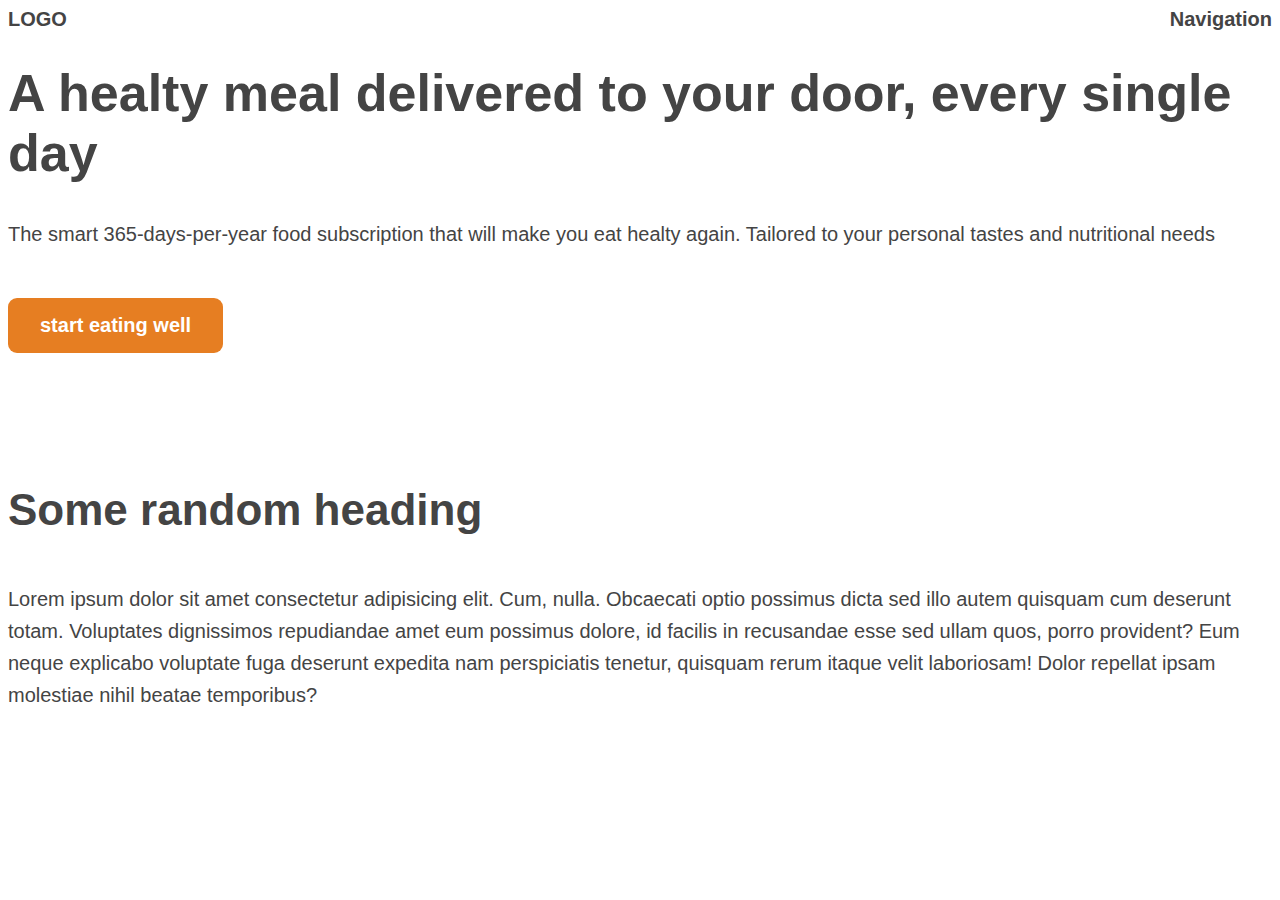
<file: hero section/index.html>
<!DOCTYPE html>
<html lang="en">
  <head>
    <meta charset="UTF-8" />
    <meta http-equiv="X-UA-Compatible" content="IE=edge" />
    <meta name="viewport" content="width=device-width, initial-scale=1.0" />
    <title>hero section</title>
    <link rel="stylesheet" href="style.css" />
        <link href="https://fonts.googleapis.com/css2?family=Inter:wght@400;500;700&display=swap" rel="stylesheet /">

  </head>
  <body>
    <header>
      <nav class="container">
        <div class="logo">LOGO</div>
        <div>Navigation</div>
      </nav>
      <div class="container"`>
        <h1>A healty meal delivered to your door, every single day</h1>
        <p>
          The smart 365-days-per-year food subscription that will make you eat
          healty again. Tailored to your personal tastes and nutritional needs
        </p>
        <a href="#" class="btn">start eating well</a>
      </div>

      <!-- <div class="header-container">
            <div class="header-container-inner">
                <h1>A healty meal delivered to your door, every single day</h1>
                <p>The smart 365-days-per-year food subscription that will make you eat healty again. Tailored to your personal tastes and nutritional needs</p>
                <a href="#" class="btn">Start eating well</a>
            </div>
        </div> -->
    </header>

    <section>
      <div>
        <h2>Some random heading</h2>
        <p>
          Lorem ipsum dolor sit amet consectetur adipisicing elit. Cum, nulla.
          Obcaecati optio possimus dicta sed illo autem quisquam cum deserunt
          totam. Voluptates dignissimos repudiandae amet eum possimus dolore, id
          facilis in recusandae esse sed ullam quos, porro provident? Eum neque
          explicabo voluptate fuga deserunt expedita nam perspiciatis tenetur,
          quisquam rerum itaque velit laboriosam! Dolor repellat ipsam molestiae
          nihil beatae temporibus?
        </p>
      </div>
    </section>
  </body>
</html>
</file>
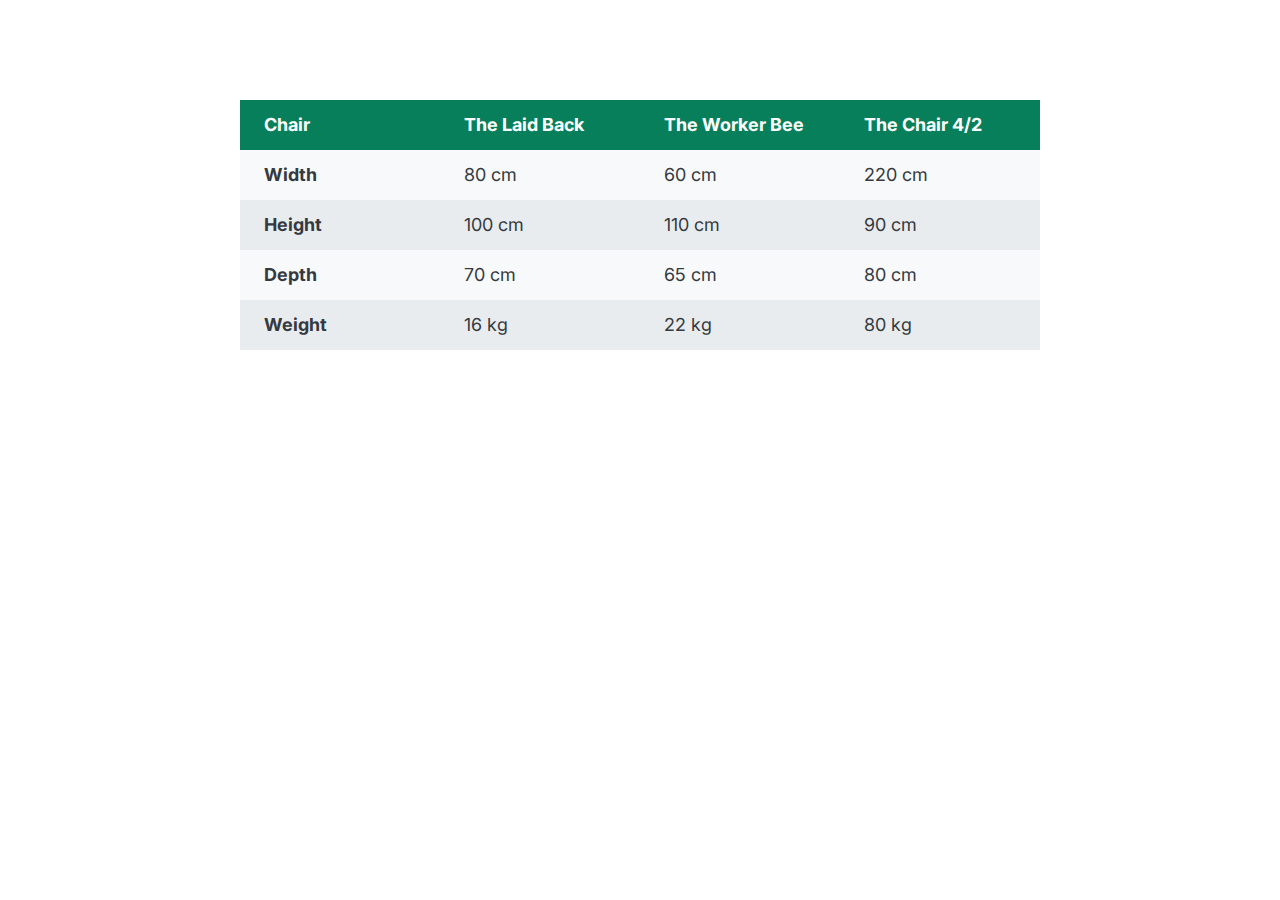
<file: table/index.html>
<!DOCTYPE html>
<html lang="en">
<head>
    <meta charset="UTF-8">
    <meta http-equiv="X-UA-Compatible" content="IE=edge">
    <meta name="viewport" content="width=device-width, initial-scale=1.0">
    <title>table</title>
    <link
      href="https://fonts.googleapis.com/css2?family=Inter:wght@400;500;700&display=swap"
      rel="stylesheet"
    />
    <link rel="stylesheet" href="./style.css " />
</head>
<body>
  <table>
    <thead>
      <tr>
        <th>Chair</th>
          <th>The Laid Back</th>
          <th>The Worker Bee</th>
          <th>The Chair 4/2</th>
      </tr>
    </thead>
      <tbody>
        <tr>
          <th>Width</th>
          <td>80 cm</td>
          <td>60 cm</td>
          <td>220 cm</td>
        </tr>
        <tr>
          <th>Height</th>
          <td>100 cm</td>
          <td>110 cm</td>
          <td>90 cm</td>
        </tr>
        <tr>
          <th>Depth</th>
          <td>70 cm</td>
          <td>65 cm</td>
          <td>80 cm</td>
        </tr>
        <tr>
          <th>Weight</th>
          <td>16 kg</td>
          <td>22 kg</td>
          <td>80 kg</td>
        </tr>
      </tbody>
  </table>  
</body>
</html>
</file>
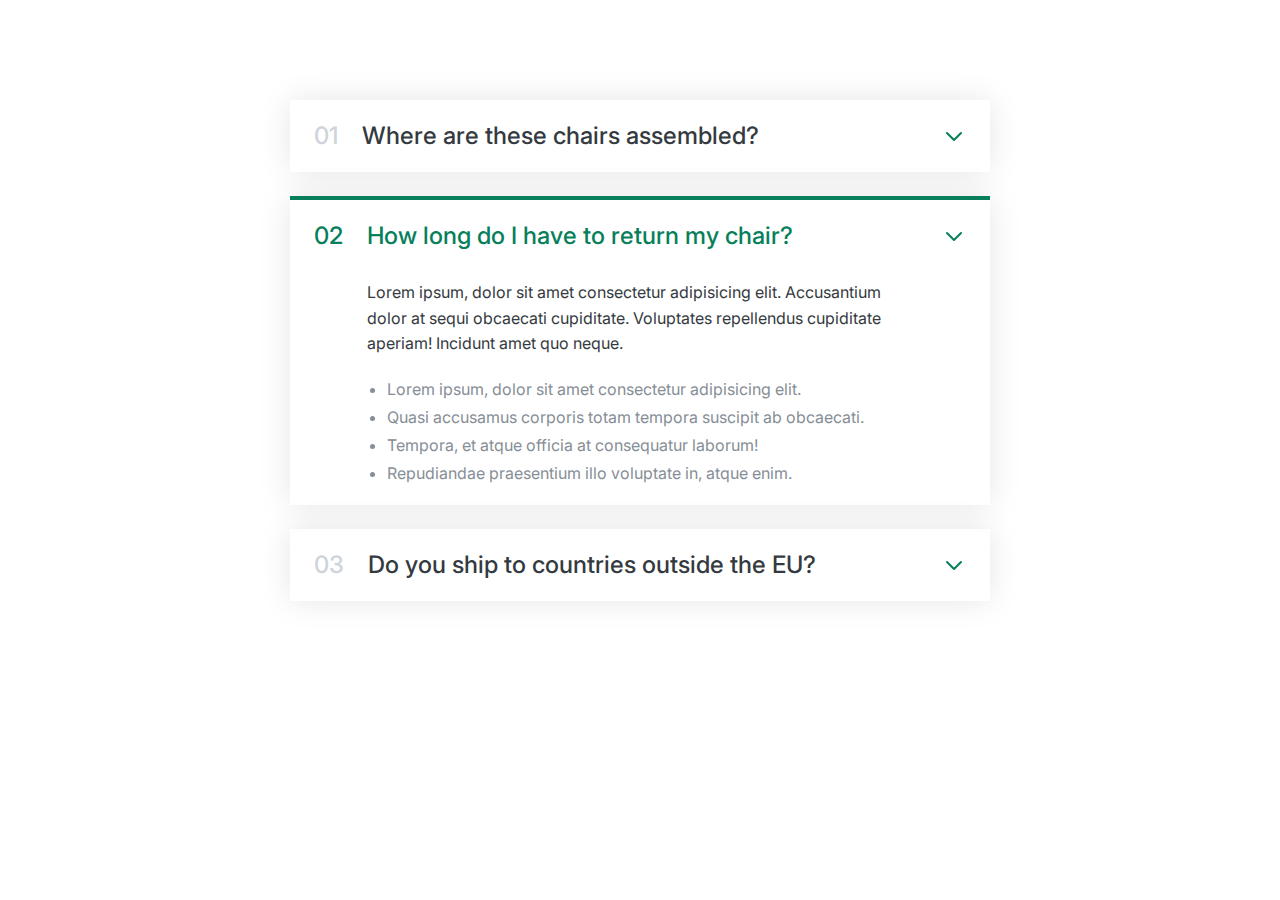
<file: accordian/01-accordian.html>
<!DOCTYPE html>
<html lang="en">
  <head>
    <meta charset="UTF-8" />
    <meta http-equiv="X-UA-Compatible" content="IE=edge" />
    <meta name="viewport" content="width=device-width, initial-scale=1.0" />
     <link
      href="https://fonts.googleapis.com/css2?family=Inter:wght@400;500;700&display=swap"
      rel="stylesheet"
    />
    <link rel="stylesheet" href="./acc.css">
    <title>accordian component</title>
  </head>
  <body>
     <div class="accordion">
      <div class="item">
        <p class="number">01</p>
        <p class="text">Where are these chairs assembled?</p>
        <svg
          xmlns="http://www.w3.org/2000/svg"
          class="icon"
          fill="none"
          viewBox="0 0 24 24"
          stroke="currentColor"
        >
          <path
            stroke-linecap="round"
            stroke-linejoin="round"
            stroke-width="2"
            d="M19 9l-7 7-7-7"
          />
        </svg>
        <div class="hidden-box">
          <p>
            Lorem ipsum, dolor sit amet consectetur adipisicing elit.
            Accusantium dolor at sequi obcaecati cupiditate. Voluptates
            repellendus cupiditate aperiam! Incidunt amet quo neque.
          </p>
          <ul>
            <li>Lorem ipsum, dolor sit amet consectetur adipisicing elit.</li>
            <li>
              Quasi accusamus corporis totam tempora suscipit ab obcaecati.
            </li>
            <li>Tempora, et atque officia at consequatur laborum!</li>
            <li>Repudiandae praesentium illo voluptate in, atque enim.</li>
          </ul>
        </div>
      </div>

      <div class="item open">
        <p class="number">02</p>
        <p class="text">How long do I have to return my chair?</p>
        <svg
          xmlns="http://www.w3.org/2000/svg"
          class="icon"
          fill="none"
          viewBox="0 0 24 24"
          stroke="currentColor"
        >
          <path
            stroke-linecap="round"
            stroke-linejoin="round"
            stroke-width="2"
            d="M19 9l-7 7-7-7"
          />
        </svg>
        <div class="hidden-box">
          <p>
            Lorem ipsum, dolor sit amet consectetur adipisicing elit.
            Accusantium dolor at sequi obcaecati cupiditate. Voluptates
            repellendus cupiditate aperiam! Incidunt amet quo neque.
          </p>
          <ul>
            <li>Lorem ipsum, dolor sit amet consectetur adipisicing elit.</li>
            <li>
              Quasi accusamus corporis totam tempora suscipit ab obcaecati.
            </li>
            <li>Tempora, et atque officia at consequatur laborum!</li>
            <li>Repudiandae praesentium illo voluptate in, atque enim.</li>
          </ul>
        </div>
      </div>

      <div class="item">
        <p class="number">03</p>
        <p class="text">Do you ship to countries outside the EU?</p>
        <svg
          xmlns="http://www.w3.org/2000/svg"
          class="icon"
          fill="none"
          viewBox="0 0 24 24"
          stroke="currentColor"
        >
          <path
            stroke-linecap="round"
            stroke-linejoin="round"
            stroke-width="2"
            d="M19 9l-7 7-7-7"
          />
        </svg>
        <div class="hidden-box">
          <p>
            Lorem ipsum, dolor sit amet consectetur adipisicing elit.
            Accusantium dolor at sequi obcaecati cupiditate. Voluptates
            repellendus cupiditate aperiam! Incidunt amet quo neque.
          </p>
          <ul>
            <li>Lorem ipsum, dolor sit amet consectetur adipisicing elit.</li>
            <li>
              Quasi accusamus corporis totam tempora suscipit ab obcaecati.
            </li>
            <li>Tempora, et atque officia at consequatur laborum!</li>
            <li>Repudiandae praesentium illo voluptate in, atque enim.</li>
          </ul>
        </div>
      </div>
    </div>
  </body>
</html>
</file>
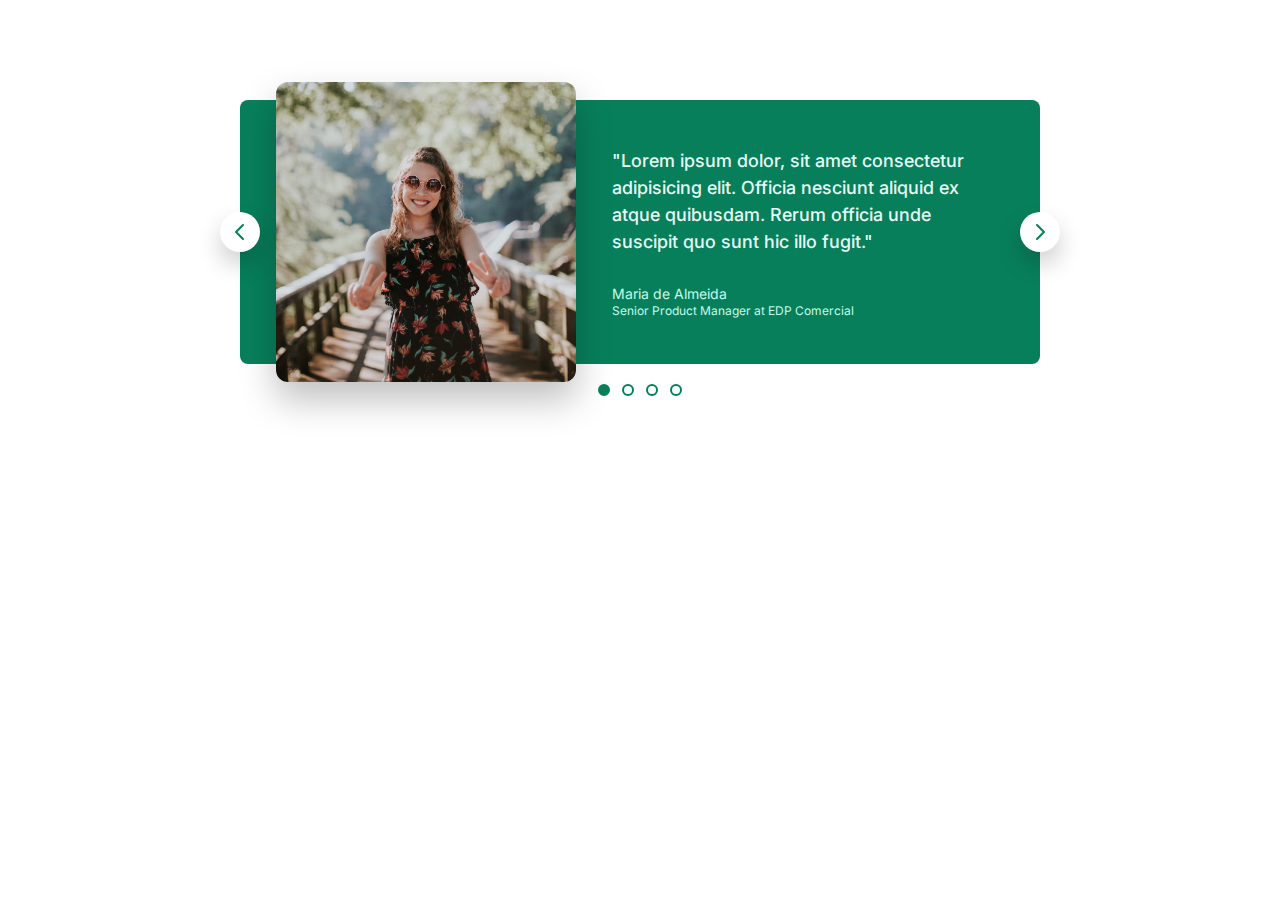
<file: carsouel/02-carousel.html>
<!DOCTYPE html>
<html lang="en">
  <head>
    <meta charset="UTF-8" />
    <meta http-equiv="X-UA-Compatible" content="IE=edge" />
    <meta name="viewport" content="width=device-width, initial-scale=1.0" />
    <link
      href="https://fonts.googleapis.com/css2?family=Inter:wght@400;500;700&display=swap"
      rel="stylesheet"
    />

    <title>Carousel Component</title>

    <style>
      /*
      SPACING SYSTEM (px)
      2 / 4 / 8 / 12 / 16 / 24 / 32 / 48 / 64 / 80 / 96 / 128
      FONT SIZE SYSTEM (px)
      10 / 12 / 14 / 16 / 18 / 20 / 24 / 30 / 36 / 44 / 52 / 62 / 74 / 86 / 98
      */
      /*
      MAIN COLOR: #087f5b
      GREY COLOR: #343a40
      */

      * {
        margin: 0;
        padding: 0;
        box-sizing: border-box;
      }

      body {
        font-family: "Inter", sans-serif;
        color: #343a40;
        line-height: 1;
      }

      .carousel {
        width: 800px;
        margin: 100px auto;
        background-color: #087f5b;
        /* padding: 32px; */
        /* padding-left: 86px; */
        /* padding-right: 48px; */
        padding: 32px 48px 32px 86px;

        border-radius: 8px;
        position: relative;

        display: flex;
        align-items: center;
        gap: 86px;
      }

      img {
        height: 200px;
        border-radius: 8px;
        transform: scale(1.5);
        box-shadow: 0 12px 24px rgba(0, 0, 0, 0.25);
      }

      .testimonial-text {
        font-size: 18px;
        font-weight: 500;
        line-height: 1.5;
        margin-bottom: 32px;
        color: #e6fcf5;
      }

      .testimonial-author {
        font-size: 14px;
        margin-bottom: 4px;
        color: #c3fae8;
      }

      .testimonial-job {
        font-size: 12px;
        color: #c3fae8;
      }

      /* CONTROLS */
      .btn {
        background-color: #fff;
        border: none;
        height: 40px;
        width: 40px;
        border-radius: 50%;
        position: absolute;
        box-shadow: 0 12px 24px rgba(0, 0, 0, 0.2);
        cursor: pointer;

        display: flex;
        align-items: center;
        justify-content: center;
      }

      .btn--left {
        /* In relation to PARENTE ELEMENT */
        left: 0;
        top: 50%;

        /* In relation to ELEMENT ITSELF */
        transform: translate(-50%, -50%);
      }

      .btn--right {
        right: 0;
        top: 50%;

        transform: translate(50%, -50%);
      }

      .btn-icon {
        height: 24px;
        width: 24px;
        stroke: #087f5b;
      }
      .dots {
        position: absolute;
        left: 50%;
        bottom: 0;
        transform: translate(-50%, 32px);

        display: flex;
        gap: 12px;
      }

      .dot {
        height: 12px;
        width: 12px;
        background-color: #fff;
        border: 2px solid #087f5b;
        border-radius: 50%;
        cursor: pointer;
      }

      .dot--fill {
        background-color: #087f5b;
      }
    </style>
  </head>
  <body>
    <div class="carousel">
      <img src="maria.jpg" alt="Maria de Almeida" />
      <blockquote class="testimonial">
        <p class="testimonial-text">
          "Lorem ipsum dolor, sit amet consectetur adipisicing elit. Officia
          nesciunt aliquid ex atque quibusdam. Rerum officia unde suscipit quo
          sunt hic illo fugit."
        </p>
        <p class="testimonial-author">Maria de Almeida</p>
        <p class="testimonial-job">Senior Product Manager at EDP Comercial</p>
      </blockquote>

      <button class="btn btn--left">
        <svg
          xmlns="http://www.w3.org/2000/svg"
          class="btn-icon"
          fill="none"
          viewBox="0 0 24 24"
          stroke="currentColor"
        >
          <path
            stroke-linecap="round"
            stroke-linejoin="round"
            stroke-width="2"
            d="M15 19l-7-7 7-7"
          />
        </svg>
      </button>
      <button class="btn btn--right">
        <svg
          xmlns="http://www.w3.org/2000/svg"
          class="btn-icon"
          fill="none"
          viewBox="0 0 24 24"
          stroke="currentColor"
        >
          <path
            stroke-linecap="round"
            stroke-linejoin="round"
            stroke-width="2"
            d="M9 5l7 7-7 7"
          />
        </svg>
      </button>
      <div class="dots">
        <button class="dot dot--fill">&nbsp;</button>
        <button class="dot">&nbsp;</button>
        <button class="dot">&nbsp;</button>
        <button class="dot">&nbsp;</button>
      </div>
    </div>
  </body>
</html>
</file>
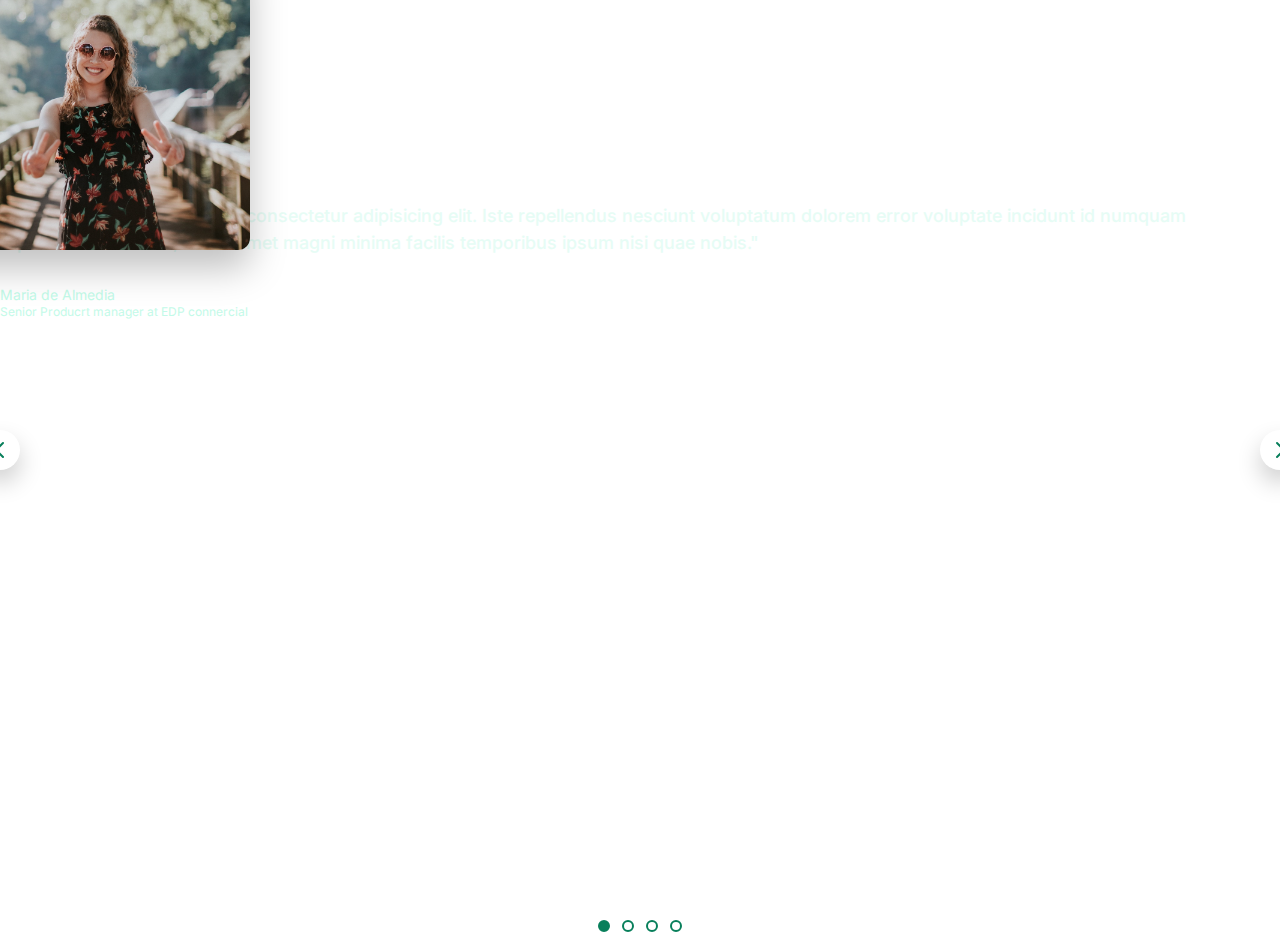
<file: carsouel/carsouel.html>
<!DOCTYPE html>
<html lang="en">
  <head>
    <meta charset="UTF-8" />
    <meta http-equiv="X-UA-Compatible" content="IE=edge" />
    <meta name="viewport" content="width=device-width, initial-scale=1.0" />
    <title>carsouel</title>
    <link
      href="https://fonts.googleapis.com/css2?family=Inter:wght@400;500;700&display=swap"
      rel="stylesheet"
    />
      <link rel="stylesheet" href="./car.css">
  </head>
  <body>
    <div class="carsouel">
      <img src="./maria.jpg" alt="Maria de Almedia" />
      <blockquote class="testimonial">
        <p class="testimonial-text">
          "Lorem ipsum dolor sit amet consectetur adipisicing elit. Iste
          repellendus nesciunt voluptatum dolorem error voluptate incidunt id
          numquam reprehenderit? Iusto, nemo amet magni minima facilis
          temporibus ipsum nisi quae nobis."
        </p>
        <p class="testimonial-author">Maria de Almedia</p>
        <p class="testimonial-job">Senior Producrt manager at EDP connercial</p>
      </blockquote>
      <button class="btn btn--left">
          <svg
          xmlns="http://www.w3.org/2000/svg"
          class="btn-icon"
          fill="none"
          viewBox="0 0 24 24"
          stroke="currentColor"
        >
          <path
            stroke-linecap="round"
            stroke-linejoin="round"
            stroke-width="2"
            d="M15 19l-7-7 7-7"
          />
        </svg>
      </button>
       <button class="btn btn--right">
        <svg
          xmlns="http://www.w3.org/2000/svg"
          class="btn-icon"
          fill="none"
          viewBox="0 0 24 24"
          stroke="currentColor"
        >
          <path
            stroke-linecap="round"
            stroke-linejoin="round"
            stroke-width="2"
            d="M9 5l7 7-7 7"
          />
        </svg>
      </button>
      <div class="dots">
        <button class="dot dot--fill">&nbsp;</button>
        <button class="dot">&nbsp;</button>
        <button class="dot">&nbsp;</button>
        <button class="dot">&nbsp;</button>
      </div>
    </div>
  </body>
</html>
</file>
<file: hero section/style.css>
html{
    font-family: 'RUBIK',sans-serif;
    color:#444 ;
}
nav {
    font-size:20px ;
    font-weight: 700;
    display: flex;
    justify-content: space-between;
}
.container{
    margin: 0 auto;
}
h1{
    font-size: 52px;
    margin-top: 32px;
}
p{
   font-size: 20px;
   line-height: 1.6;
   margin-bottom: 48px;
}
.btn:link,
.btn:visited{
    font-size: 20px;
    font-weight: 600;
    background-color: #e67e22;
    color: #fff;
    text-align: center;
    text-decoration: none;
    display: inline-block;
    padding: 16px 32px;
    border-radius: 9px;
}
h2{
    font-size: 44px;
    margin-bottom: 48px;
}
section{
    padding: 96px 0;
    /* margin: 0 auto; */
}
</file>
<file: table/style.css>
/*
      SPACING SYSTEM (px)
      2 / 4 / 8 / 12 / 16 / 24 / 32 / 48 / 64 / 80 / 96 / 128
      FONT SIZE SYSTEM (px)
      10 / 12 / 14 / 16 / 18 / 20 / 24 / 30 / 36 / 44 / 52 / 62 / 74 / 86 / 98
      */
      /* 
      MAIN COLOR: #087f5b
      GREY COLOR: #343a40
      */

      * {
        margin: 0;
        padding: 0;
        box-sizing: border-box;
      }

      body {
        font-family: "Inter", sans-serif;
        color: #343a40;
        line-height: 1;
        display: flex;
        justify-content: center;
      }

      table {
        width: 800px;
        margin-top: 100px;
        font-size: 18px;
        /* border: 1px solid #343a40; */
        border-collapse: collapse;
      }

      th,
      td {
        /* border: 1px solid #343a40; */
        padding: 16px 24px;
        text-align: left;
      }

      thead tr {
        background-color: #087f5b;
        color: #fff;
      }

      thead th {
        width: 25%;
      }

      tbody tr:nth-child(odd) {
        background-color: #f8f9fa;
      }

      tbody tr:nth-child(even) {
        background-color: #e9ecef;
      }
</file>
<file: accordian/acc.css>
/*
      SPACING SYSTEM (px)
      2 / 4 / 8 / 12 / 16 / 24 / 32 / 48 / 64 / 80 / 96 / 128
      FONT SIZE SYSTEM (px)
      10 / 12 / 14 / 16 / 18 / 20 / 24 / 30 / 36 / 44 / 52 / 62 / 74 / 86 / 98
      */
      /* 
      MAIN COLOR: #087f5b
      GREY COLOR: #343a40
      */

      * {
        margin: 0;
        padding: 0;
        box-sizing: border-box;
      }

      body {
        font-family: "Inter", sans-serif;
        color: #343a40;
        line-height: 1;
      }

      .accordion {
        width: 700px;
        margin: 100px auto;

        display: flex;
        flex-direction: column;
        gap: 24px;
      }

      .item {
        box-shadow: 0 0 32px rgba(0, 0, 0, 0.1);
        padding: 24px;

        display: grid;
        grid-template-columns: auto 1fr auto;
        column-gap: 24px;
        row-gap: 32px;
        align-items: center;
      }

      .number,
      .text {
        font-size: 24px;
        font-weight: 500;
        /* color: #087f5b; */
      }

      .number {
        color: #ced4da;
      }

      .icon {
        width: 24px;
        height: 24px;
        stroke: #087f5b;
      }

      .hidden-box {
        grid-column: 2;
        display: none;
      }

      .hidden-box p {
        line-height: 1.6;
        margin-bottom: 24px;
      }

      .hidden-box ul {
        color: #868e96;
        margin-left: 20px;

        display: flex;
        flex-direction: column;
        gap: 12px;
      }

      /* OPEN STATE */
      .open {
        border-top: 4px solid #087f5b;
      }

      .open .hidden-box {
        display: block;
      }

      .open .number,
      .open .text {
        color: #087f5b;
      }
</file>
<file: carsouel/car.css>
/*
      SPACING SYSTEM (px)
      2 / 4 / 8 / 12 / 16 / 24 / 32 / 48 / 64 / 80 / 96 / 128
      FONT SIZE SYSTEM (px)
      10 / 12 / 14 / 16 / 18 / 20 / 24 / 30 / 36 / 44 / 52 / 62 / 74 / 86 / 98
      */
      /*
      MAIN COLOR: #087f5b
      GREY COLOR: #343a40
      */

      * {
        margin: 0;
        padding: 0;
        box-sizing: border-box;
      }

      body {
        font-family: "Inter", sans-serif;
        color: #343a40;
        line-height: 1;
      }

      .carousel {
        width: 800px;
        margin: 100px auto;
        background-color: #087f5b;
        /* padding: 32px; */
        /* padding-left: 86px; */
        /* padding-right: 48px; */
        padding: 32px 48px 32px 86px;

        border-radius: 8px;
        position: relative;

        display: flex;
        align-items: center;
        gap: 86px;
      }

      img {
        height: 200px;
        border-radius: 8px;
        transform: scale(1.5);
        box-shadow: 0 12px 24px rgba(0, 0, 0, 0.25);
      }

      .testimonial-text {
        font-size: 18px;
        font-weight: 500;
        line-height: 1.5;
        margin-bottom: 32px;
        color: #e6fcf5;
      }

      .testimonial-author {
        font-size: 14px;
        margin-bottom: 4px;
        color: #c3fae8;
      }

      .testimonial-job {
        font-size: 12px;
        color: #c3fae8;
      }

      /* CONTROLS */
      .btn {
        background-color: #fff;
        border: none;
        height: 40px;
        width: 40px;
        border-radius: 50%;
        position: absolute;
        box-shadow: 0 12px 24px rgba(0, 0, 0, 0.2);
        cursor: pointer;

        display: flex;
        align-items: center;
        justify-content: center;
      }

      .btn--left {
        /* In relation to PARENTE ELEMENT */
        left: 0;
        top: 50%;

        /* In relation to ELEMENT ITSELF */
        transform: translate(-50%, -50%);
      }

      .btn--right {
        right: 0;
        top: 50%;

        transform: translate(50%, -50%);
      }

      .btn-icon {
        height: 24px;
        width: 24px;
        stroke: #087f5b;
      }
      .dots {
        position: absolute;
        left: 50%;
        bottom: 0;
        transform: translate(-50%, 32px);

        display: flex;
        gap: 12px;
      }

      .dot {
        height: 12px;
        width: 12px;
        background-color: #fff;
        border: 2px solid #087f5b;
        border-radius: 50%;
        cursor: pointer;
      }

      .dot--fill {
        background-color: #087f5b;
      }
</file>
